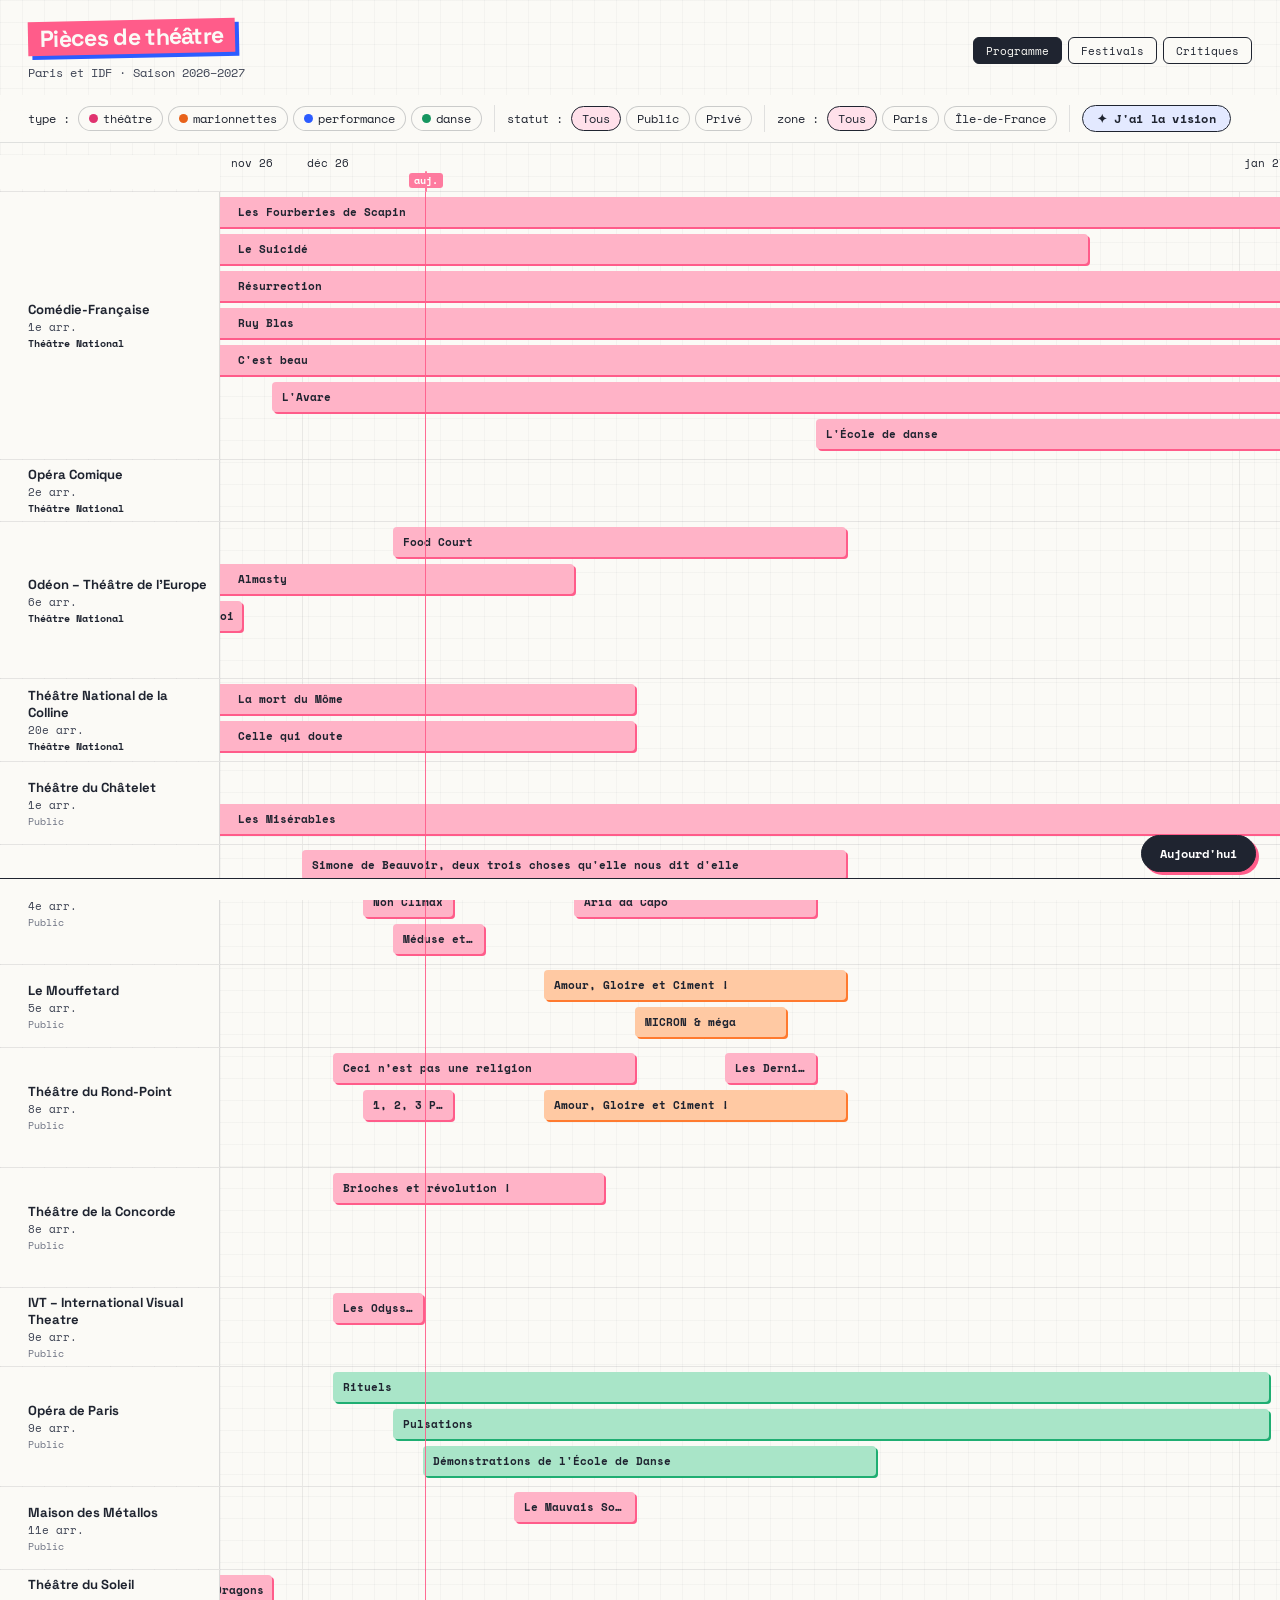
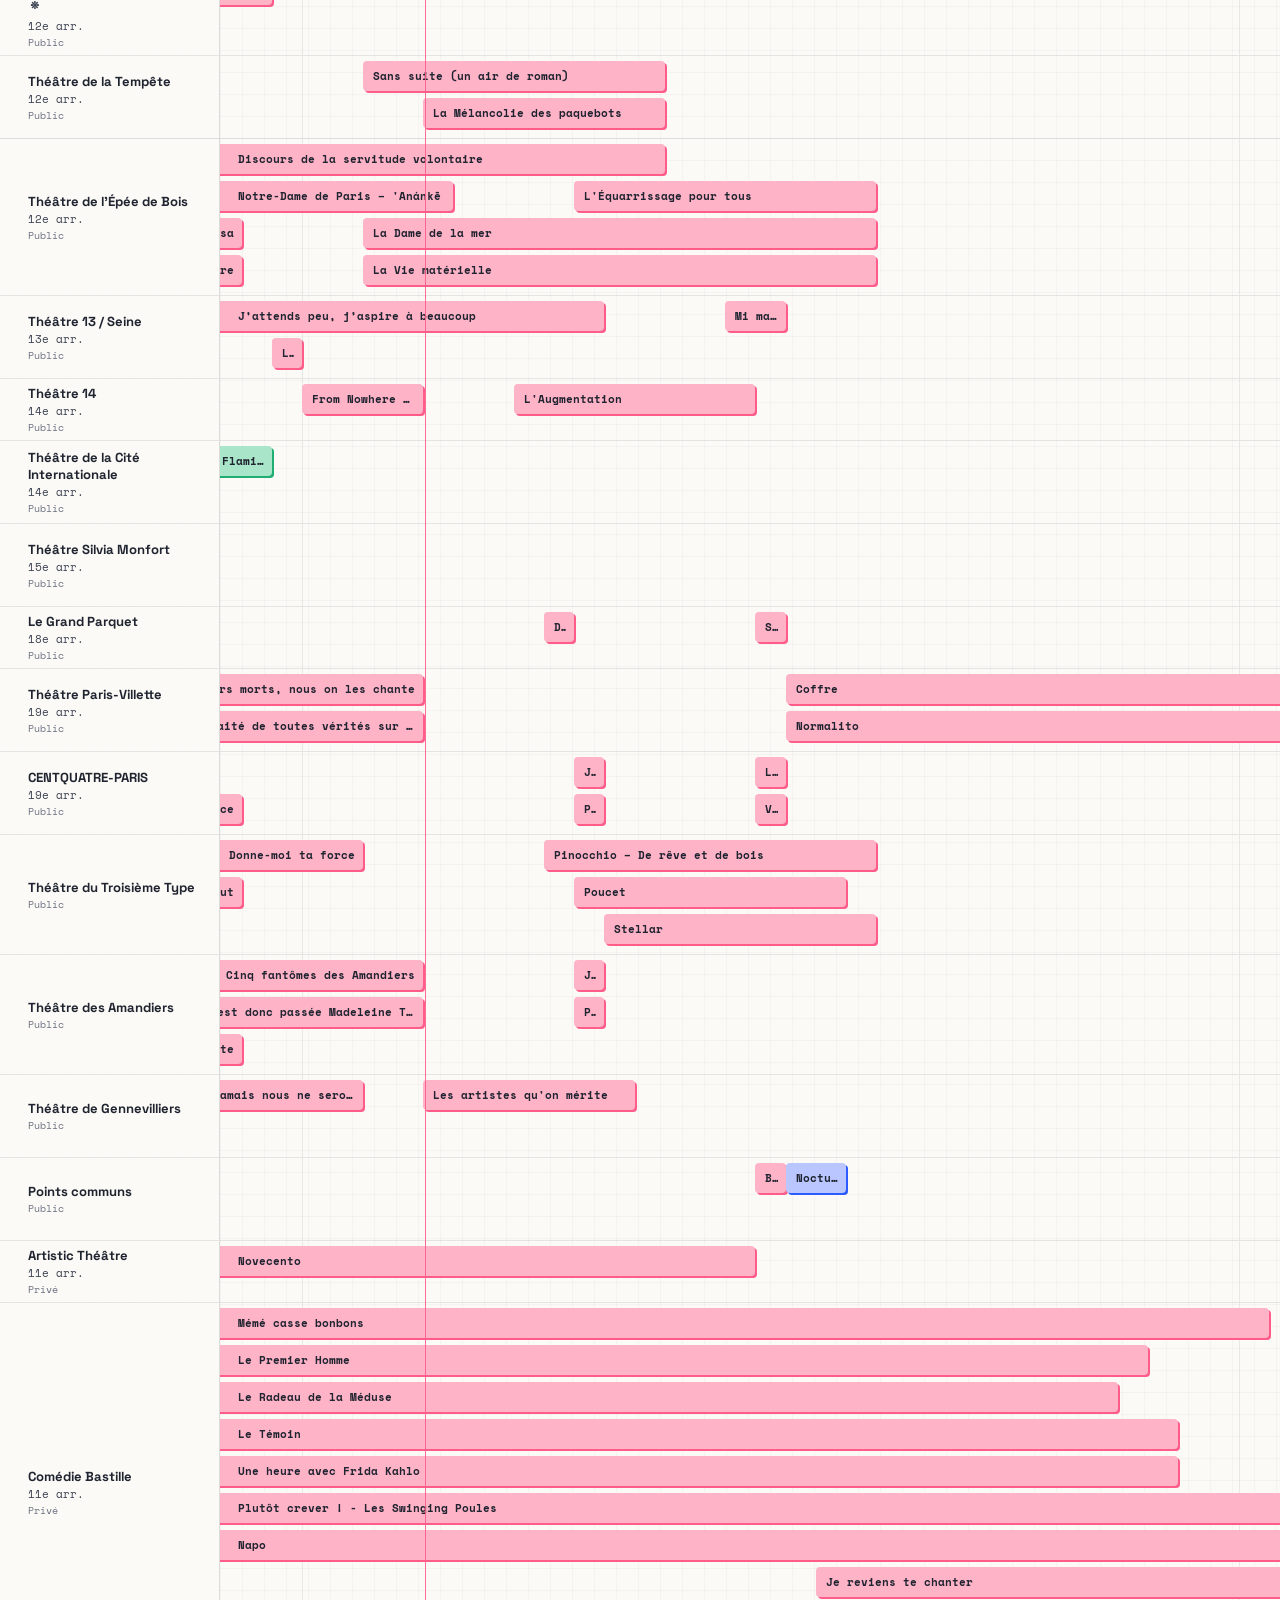
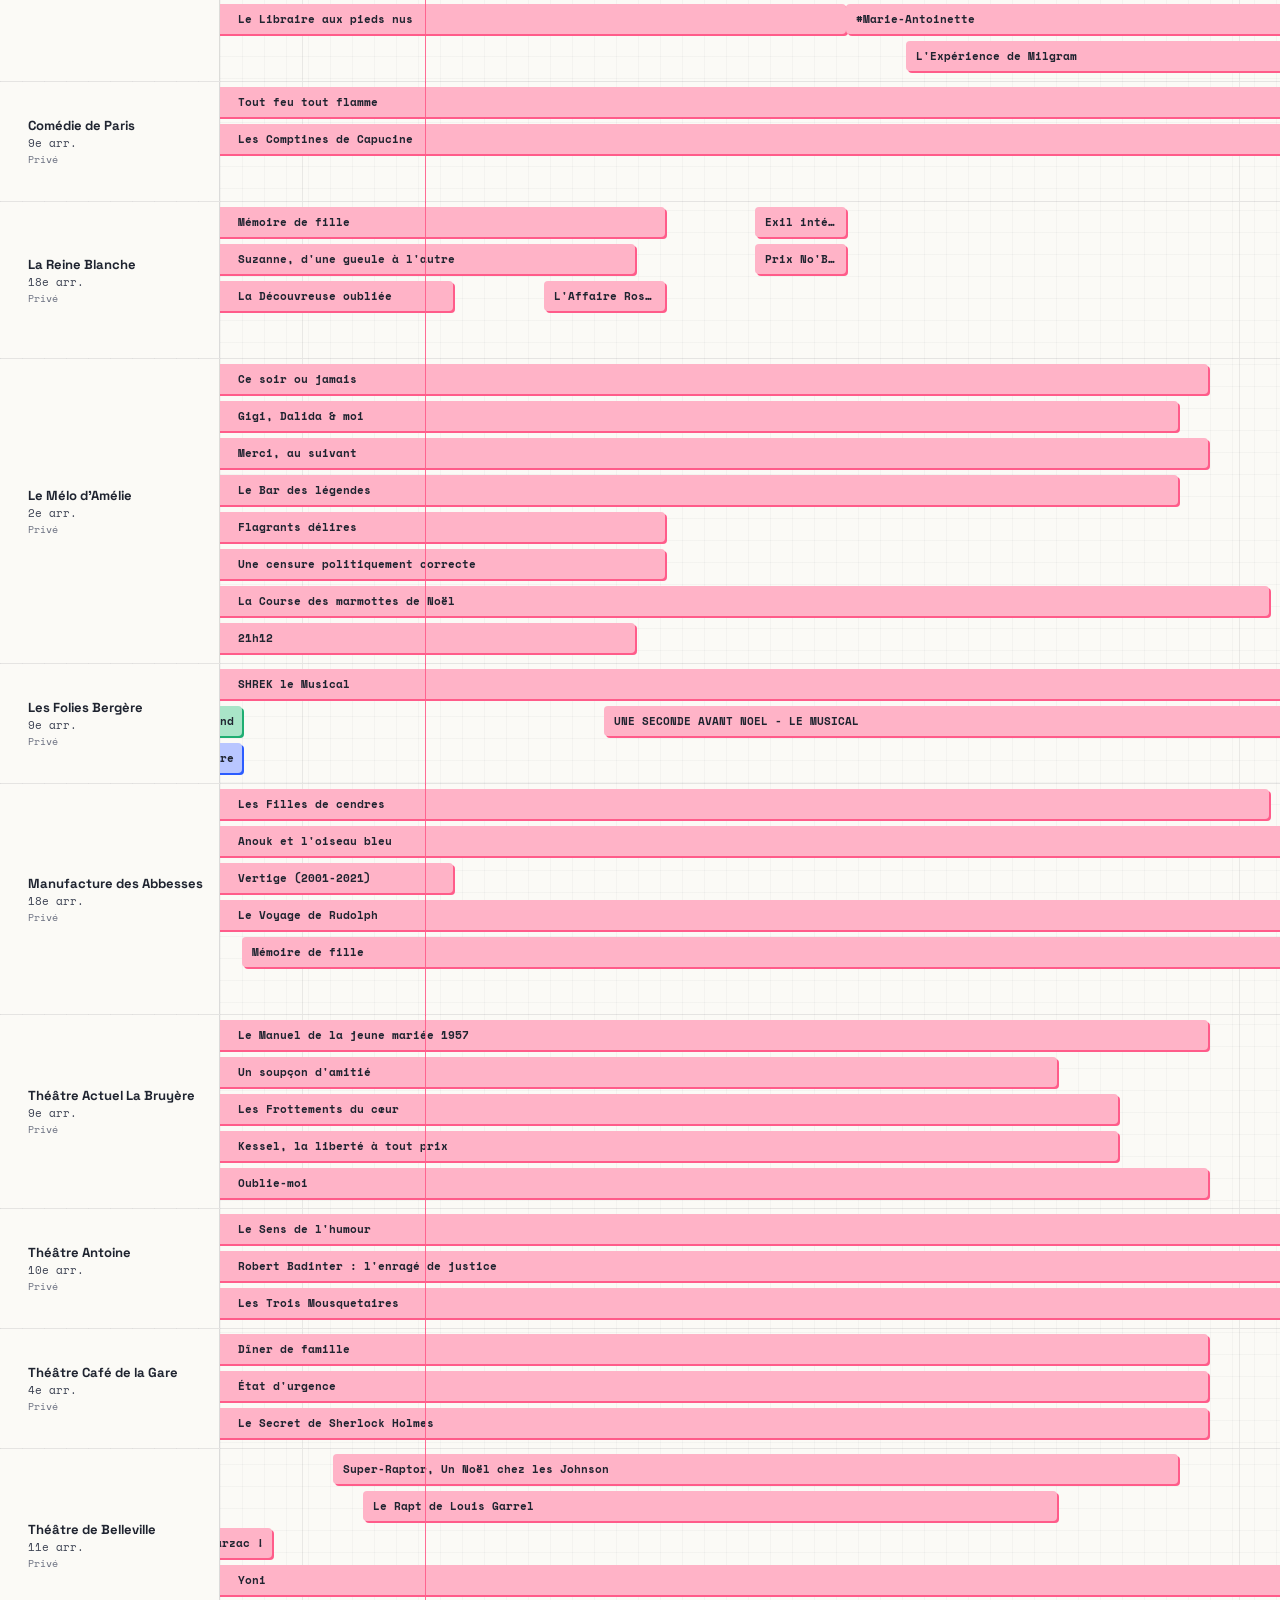
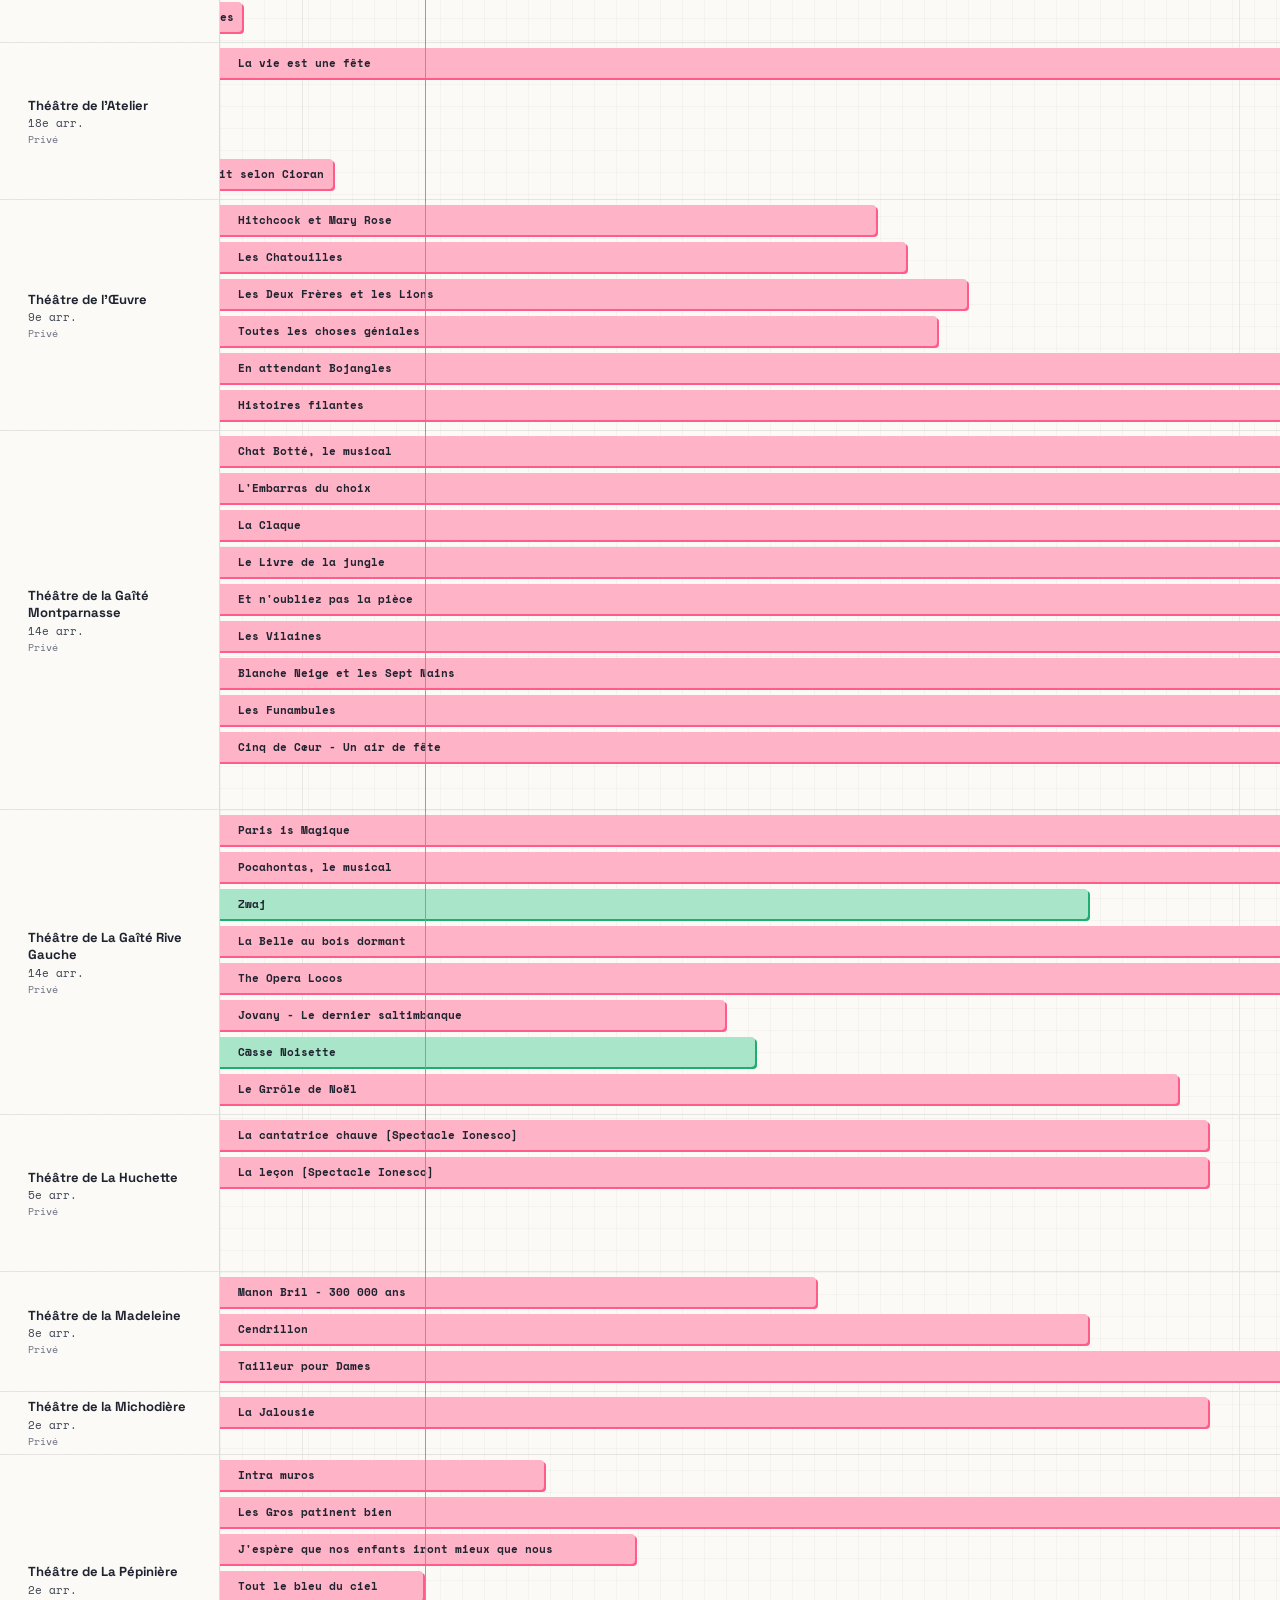
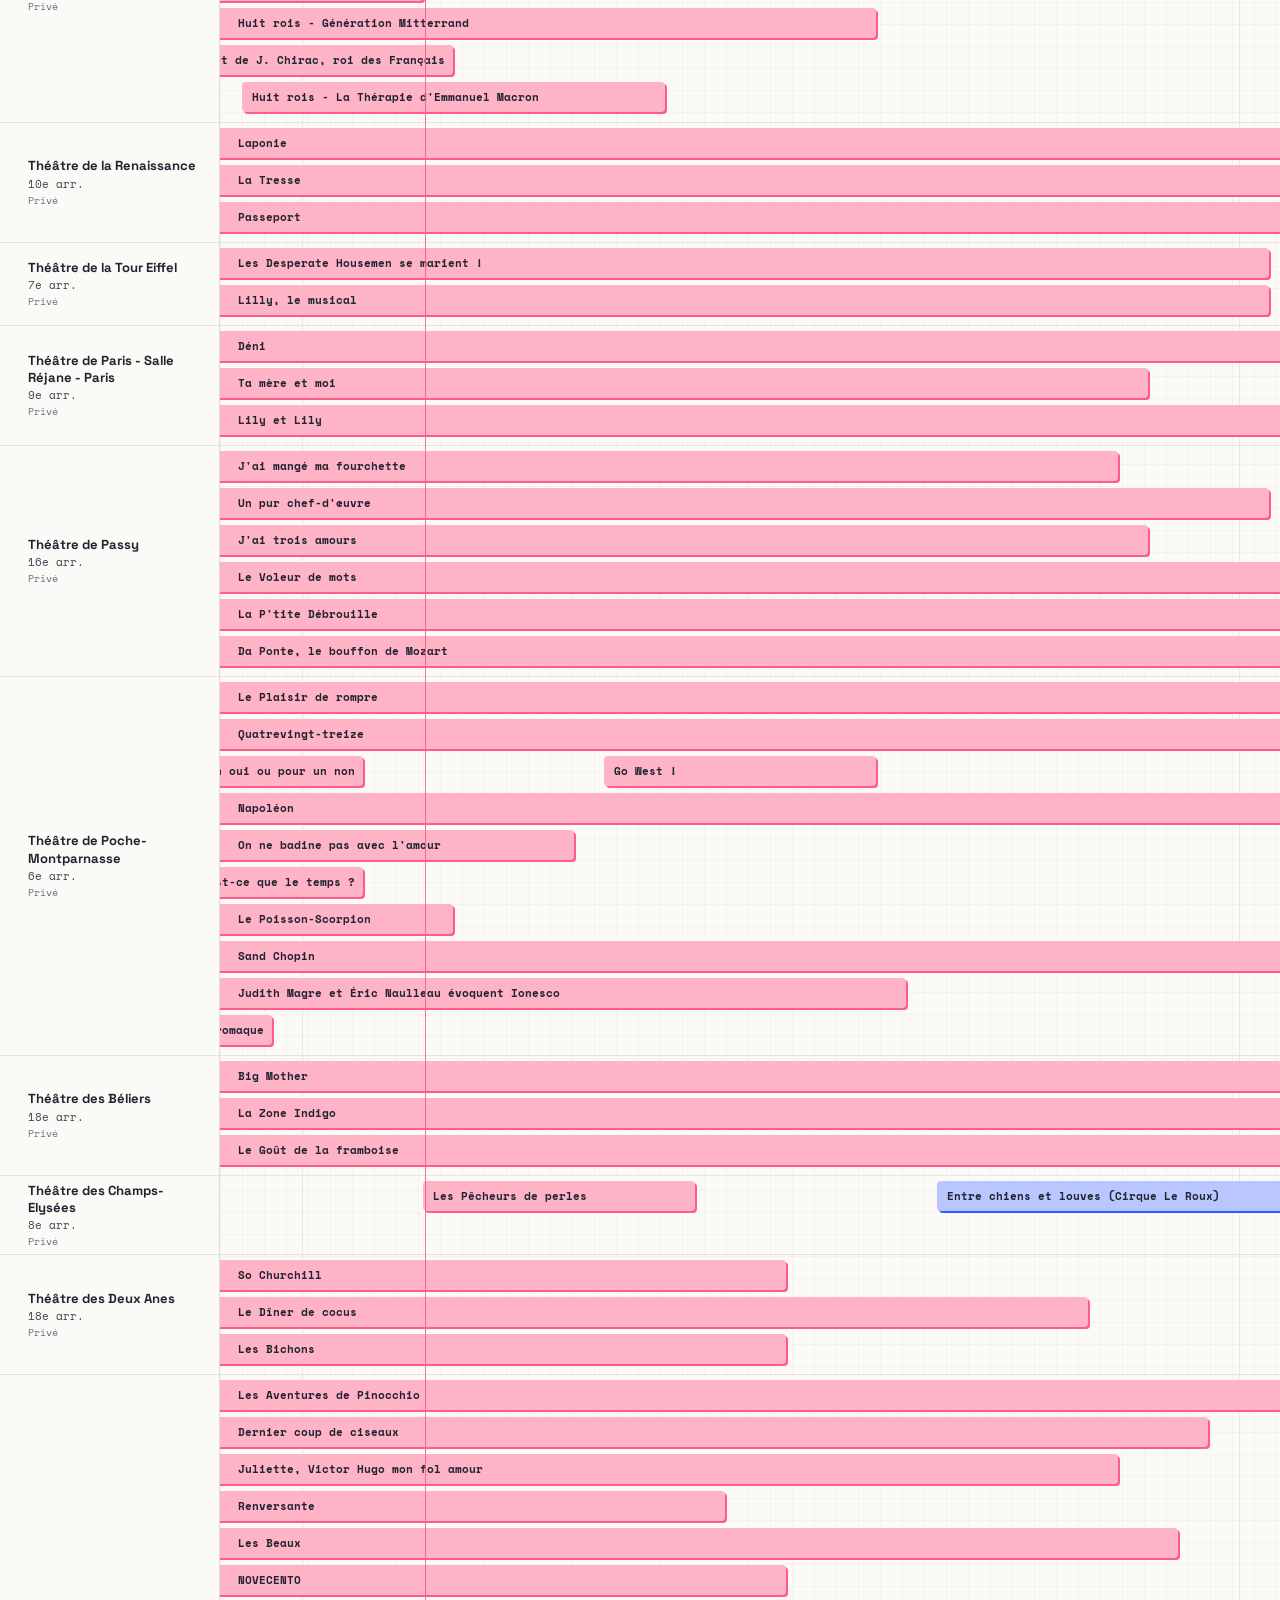
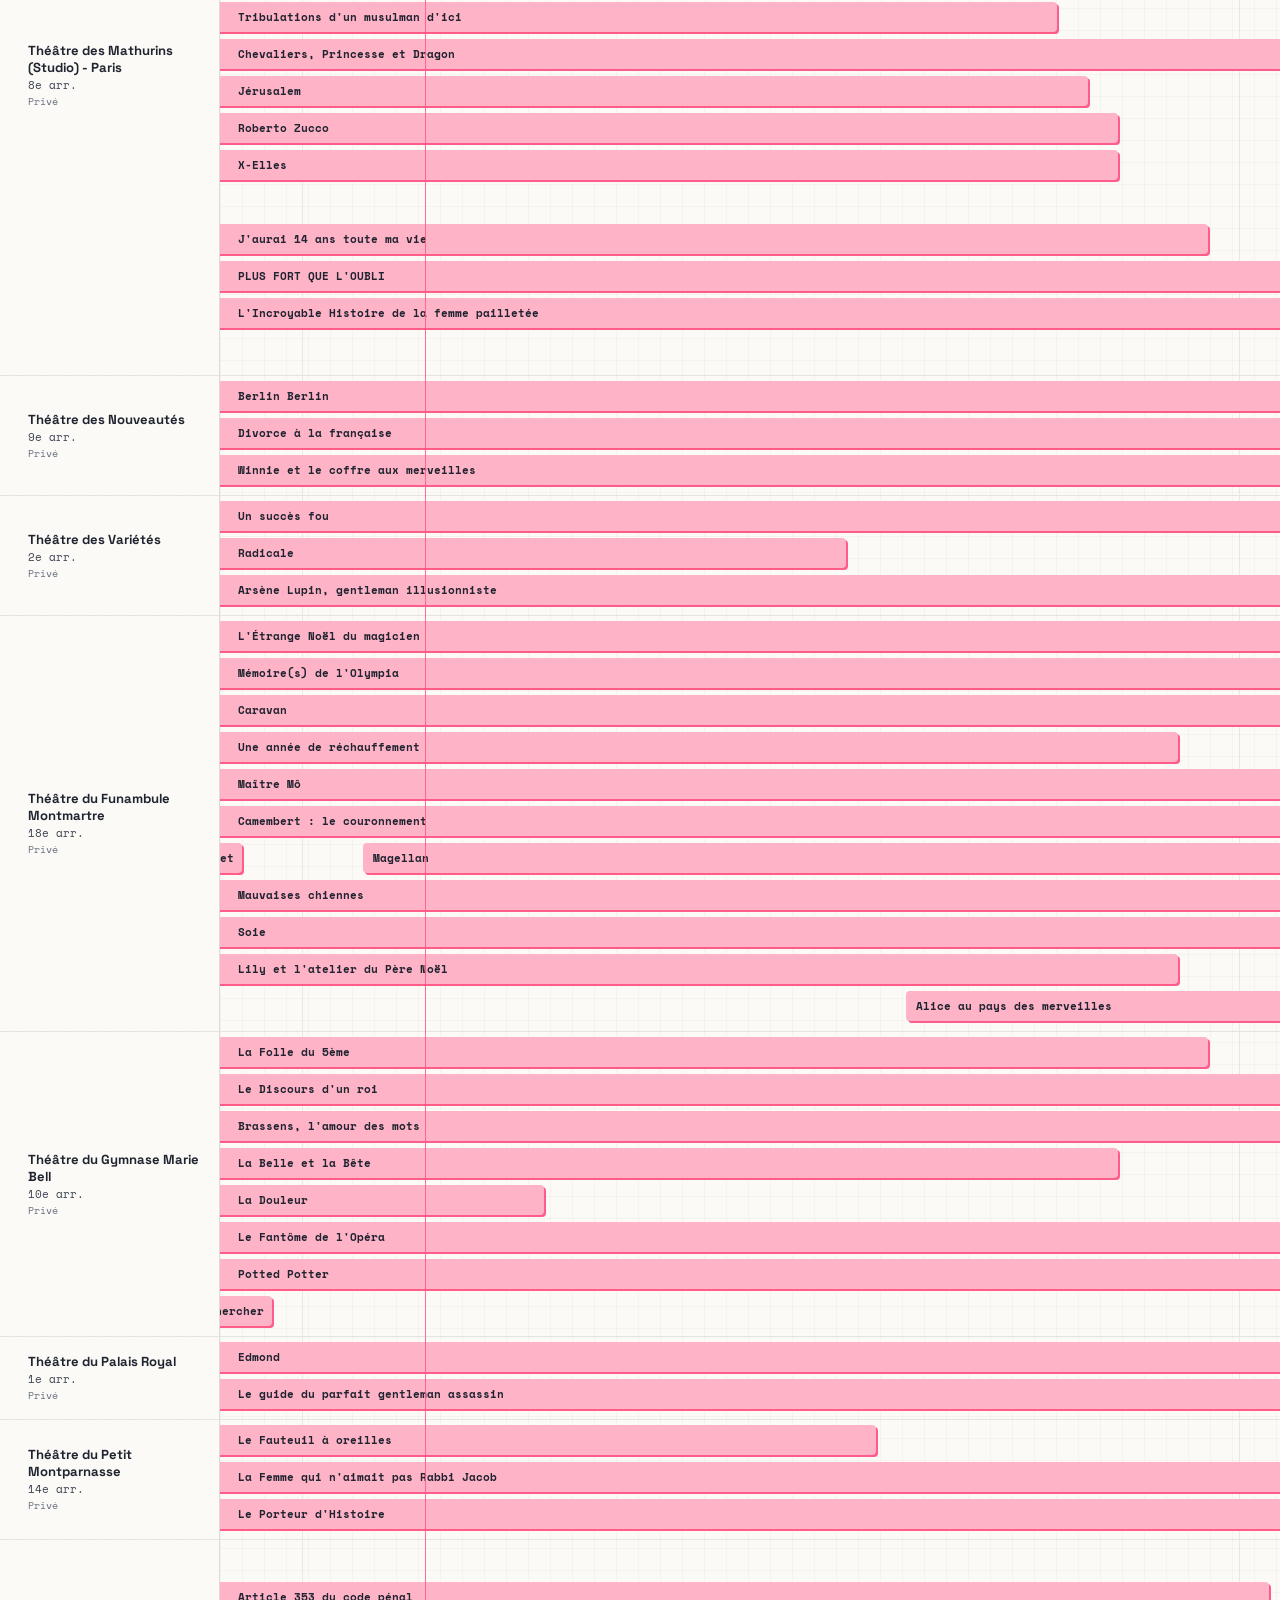
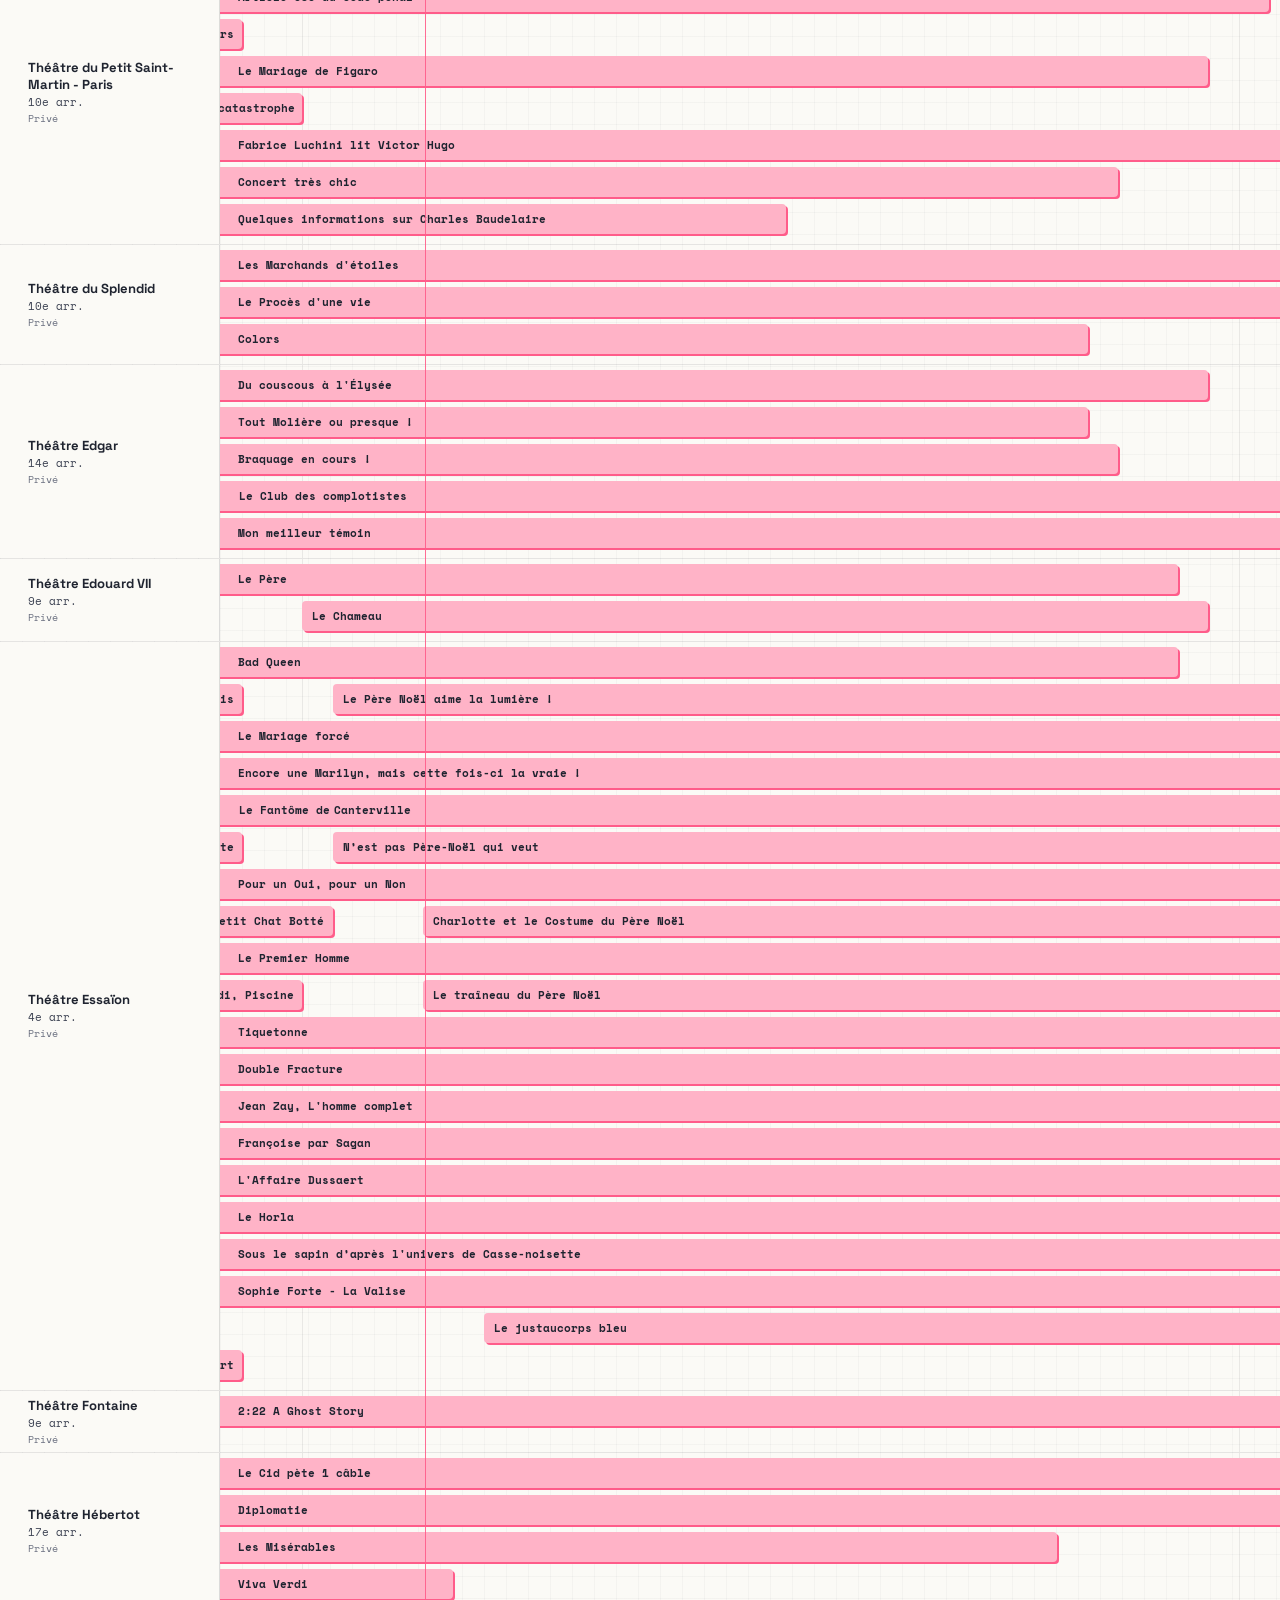
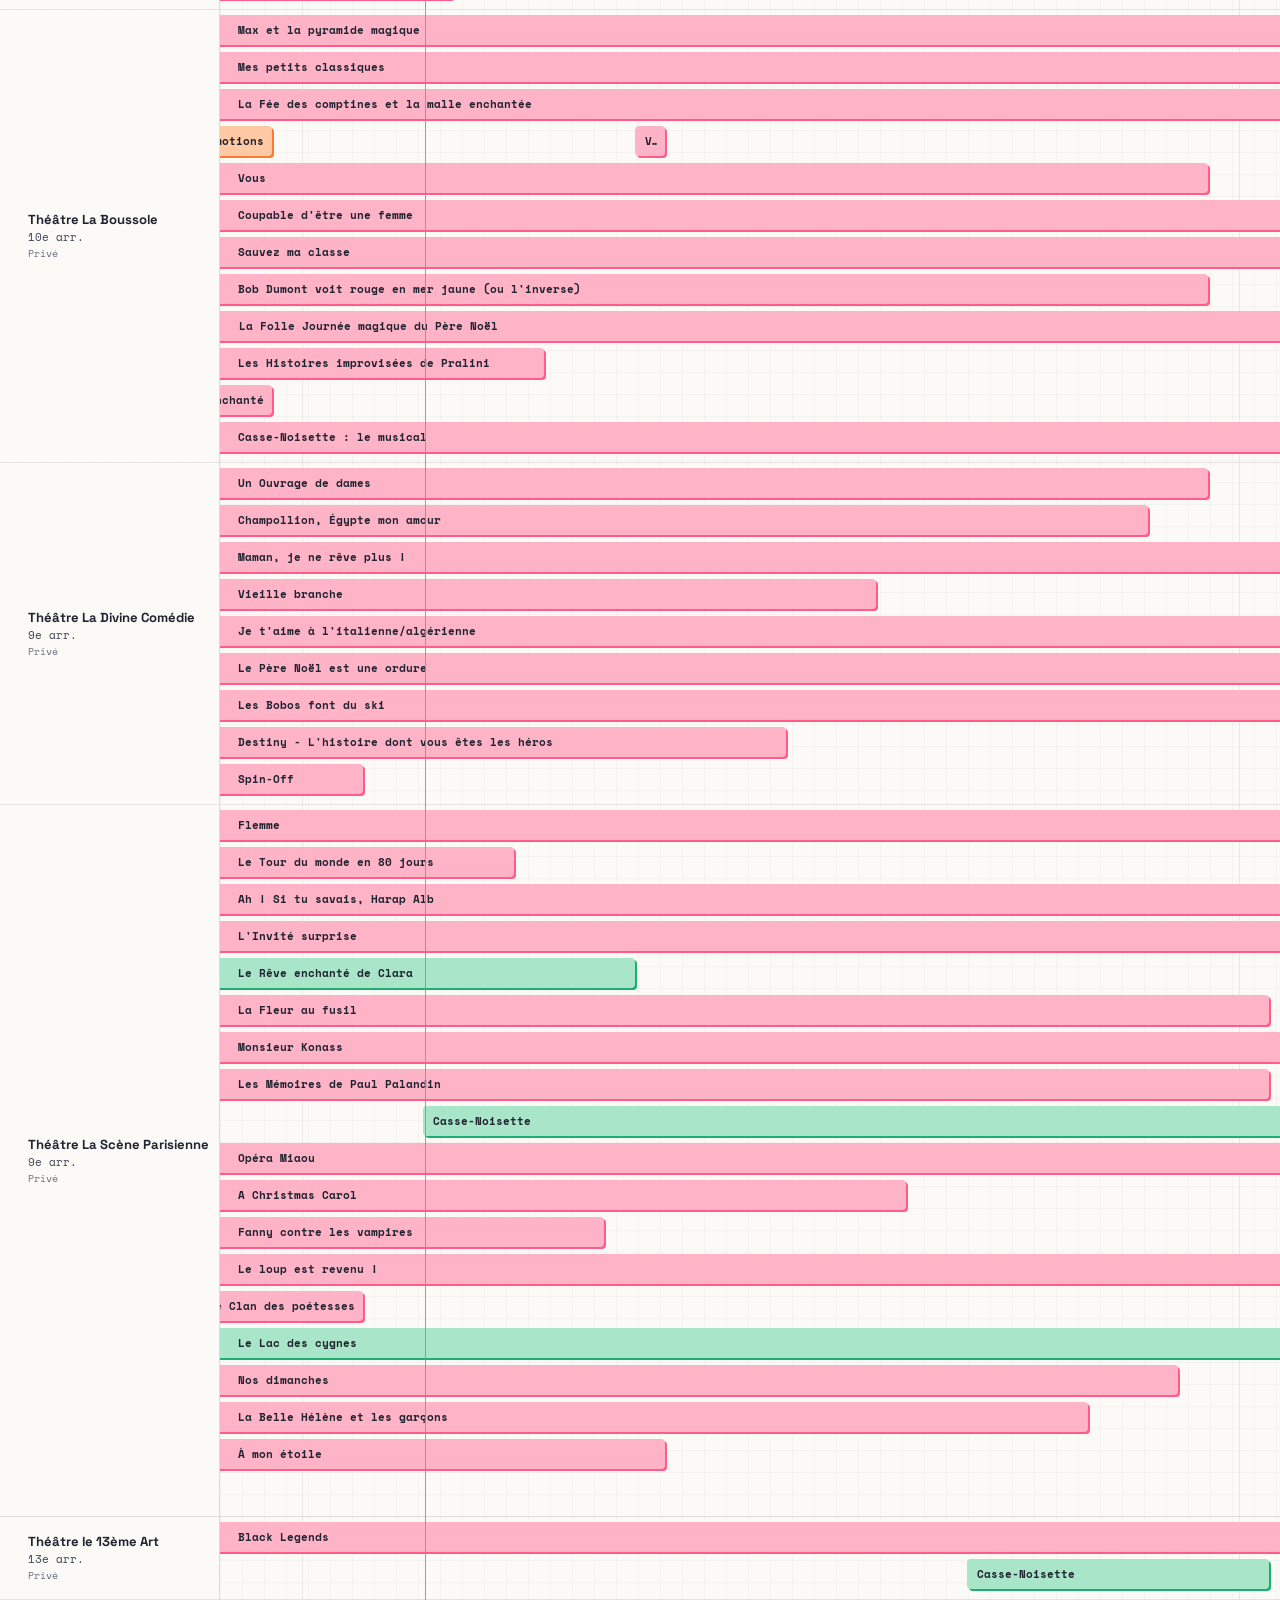
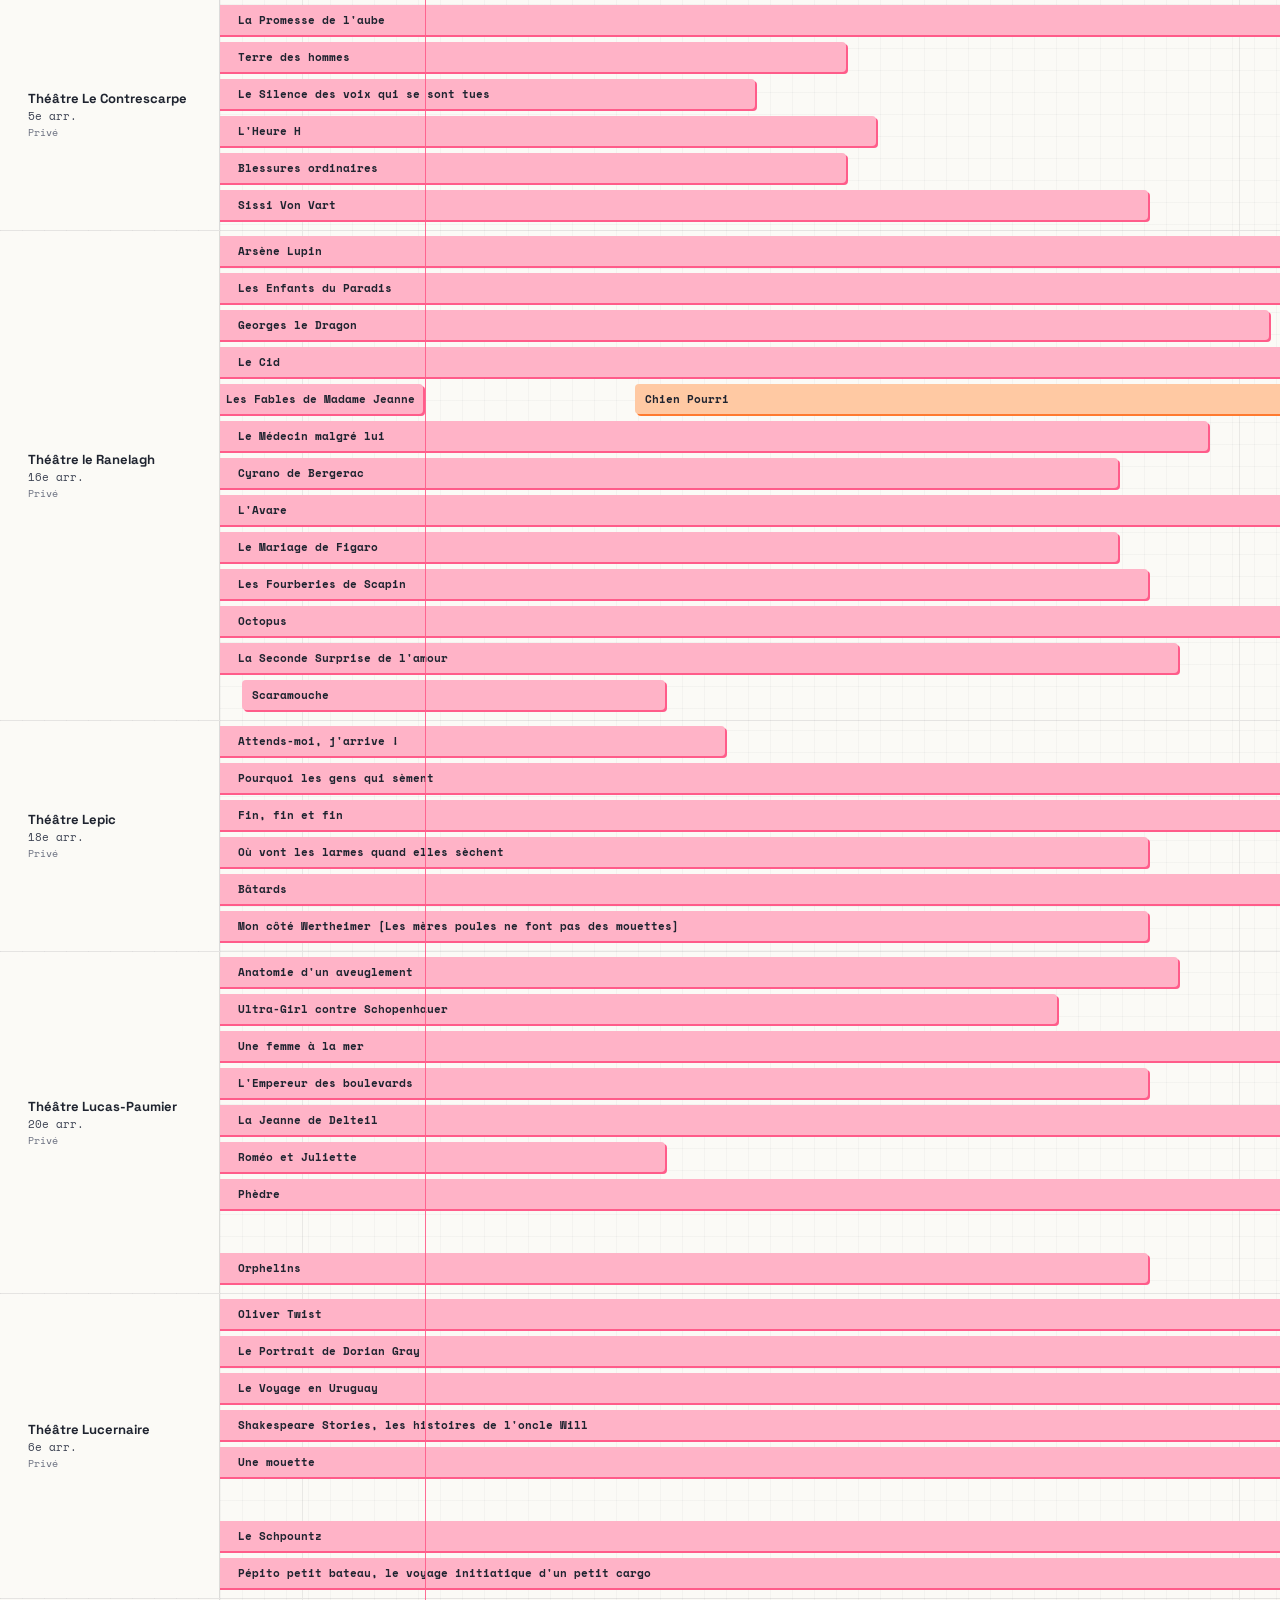
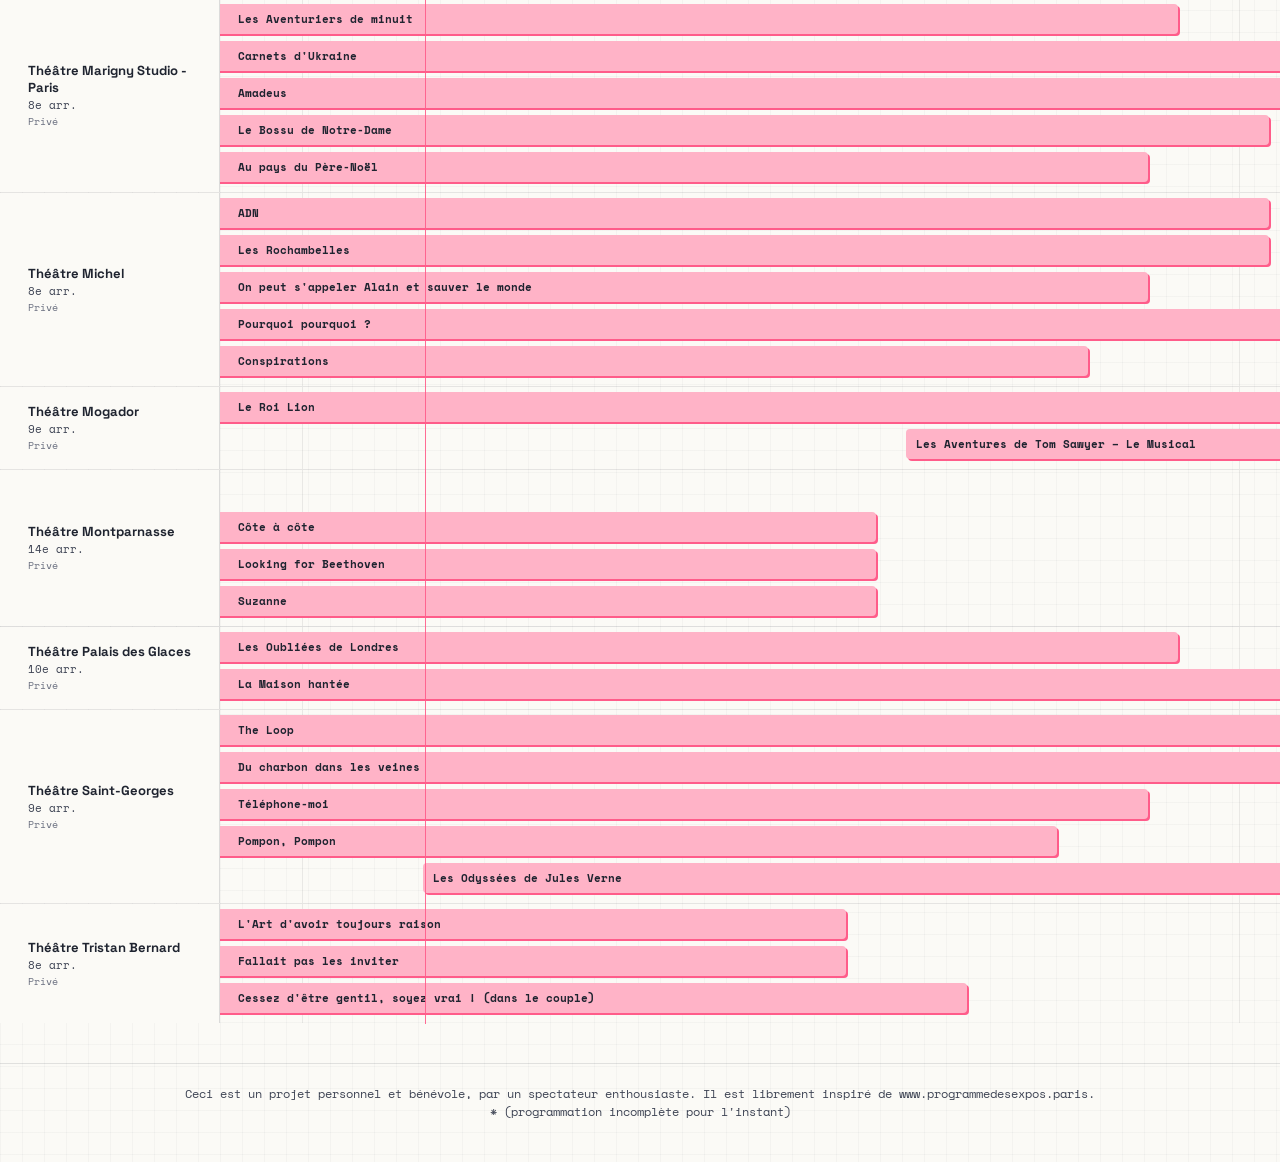
<file: index.html>
<!DOCTYPE html>
<html lang="fr">
<head>
  <meta charset="UTF-8">
  <meta name="viewport" content="width=device-width, initial-scale=1.0">
  <title>Programme des théâtres à Paris (et alentours)</title>
  <link rel="icon" href="data:image/svg+xml,<svg xmlns=%22http://www.w3.org/2000/svg%22 viewBox=%220 0 100 100%22><text y=%22.9em%22 font-size=%2290%22>🎭</text></svg>">
  <link rel="preconnect" href="https://fonts.googleapis.com">
  <link rel="preconnect" href="https://fonts.gstatic.com" crossorigin>
  <link href="https://fonts.googleapis.com/css2?family=Space+Grotesk:wght@500;700&family=Space+Mono:wght@400;700&display=swap" rel="stylesheet">
  <link rel="stylesheet" href="style.css">
</head>
<body>

  <header>
    <div class="header-inner">
      <div>
        <h1>Pièces de théâtre</h1>
        <p class="subtitle">Paris et IDF · Saison 2026–2027</p>
      </div>
      <nav class="tab-switcher">
        <a href="index.html" class="tab-opt active">Programme</a>
        <a href="festival.html" class="tab-opt">Festivals</a>
        <a href="critiques.html" class="tab-opt">Critiques</a>
      </nav>
    </div>
  </header>

  <div class="controls" id="controls">
    <div class="controls-topbar">
      <button class="filters-toggle" id="filtersToggle">Filtres ▾</button>
    </div>
    <div class="filter-groups" id="filterGroups">
      <div class="filter-group">
        <span class="filter-label">Type :</span>
        <div class="filters" id="typeFilters"></div>
      </div>
      <div class="control-sep"></div>
      <div class="filter-group">
        <span class="filter-label">Statut :</span>
        <div class="filters" id="statusFilters"></div>
      </div>
      <div class="control-sep"></div>
      <div class="filter-group">
        <span class="filter-label">Zone :</span>
        <div class="filters" id="regionFilters"></div>
      </div>
      <div class="control-sep"></div>
      <button class="vision-btn" id="editorsPickBtn">✦ J'ai la vision</button>
    </div><!-- /.filter-groups -->
  </div><!-- /.controls -->

  <div class="timeline-scroll-container" id="scrollContainer">
    <div class="timeline-wrapper" id="timeline"></div>
  </div>

  <div id="tooltip" class="tooltip"></div>

  <div class="scroll-mirror" id="scrollMirror">
    <div id="scrollMirrorInner"></div>
  </div>

  <footer>
    <p> Ceci est un projet personnel et bénévole, par un spectateur enthousiaste. Il est librement inspiré de www.programmedesexpos.paris.</p>
<p> * (programmation incomplète pour l'instant) </p>
  </footer>

  <button class="today-btn today-btn-fab">Aujourd'hui</button>

  <script src="data.js"></script>
  <script src="app.js"></script>
</body>
</html>
</file>
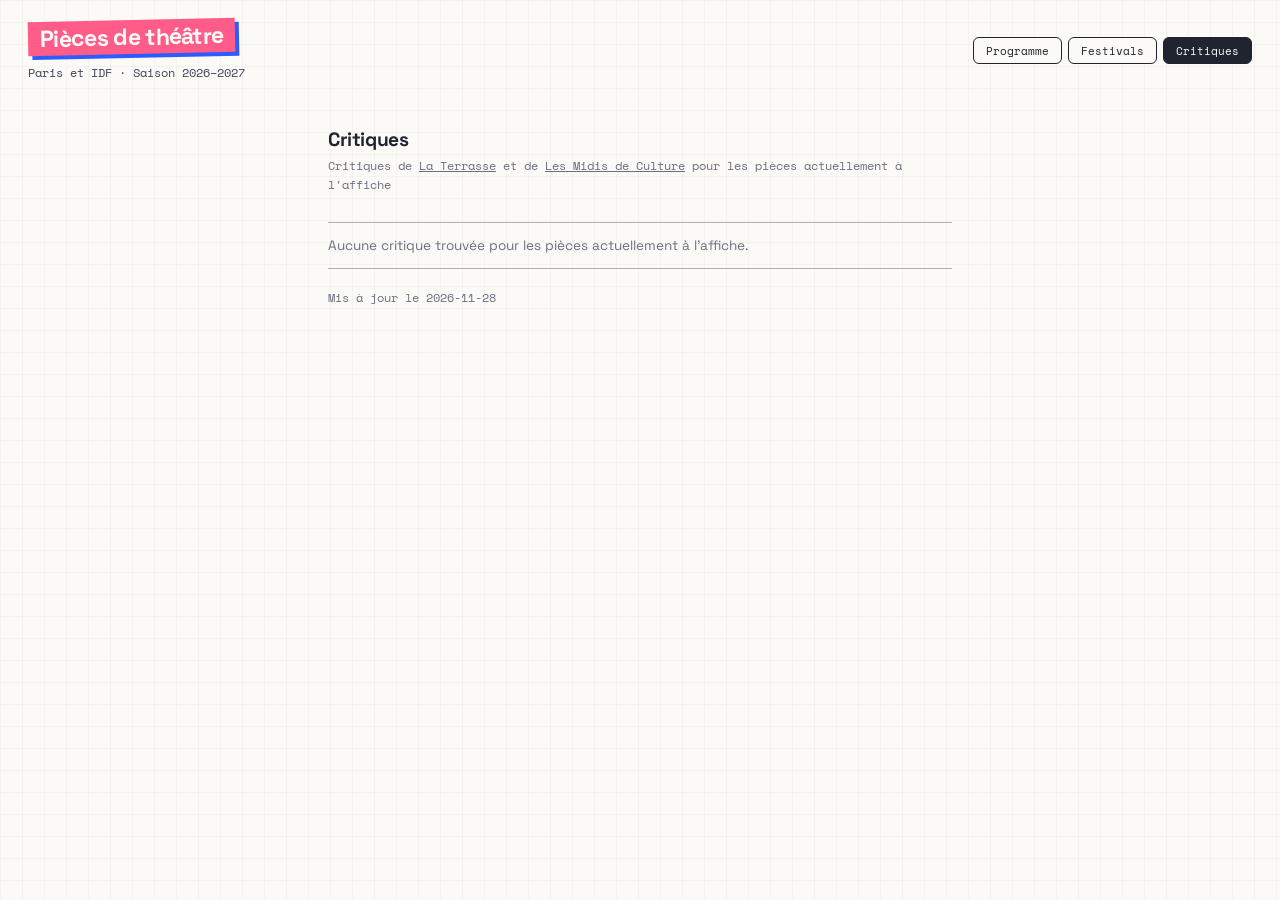
<file: critiques.html>
<!DOCTYPE html>
<html lang="fr">
<head>
  <meta charset="UTF-8">
  <meta name="viewport" content="width=device-width, initial-scale=1.0">
  <title>Critiques — Programme des théâtres</title>
  <link rel="icon" href="data:image/svg+xml,<svg xmlns=%22http://www.w3.org/2000/svg%22 viewBox=%220 0 100 100%22><text y=%22.9em%22 font-size=%2290%22>🎭</text></svg>">
  <link rel="preconnect" href="https://fonts.googleapis.com">
  <link rel="preconnect" href="https://fonts.gstatic.com" crossorigin>
  <link href="https://fonts.googleapis.com/css2?family=Space+Grotesk:wght@500;700&family=Space+Mono:wght@400;700&display=swap" rel="stylesheet">
  <link rel="stylesheet" href="style.css">
</head>
<body>

  <header>
    <div class="header-inner">
      <div>
        <h1>Pièces de théâtre</h1>
        <p class="subtitle">Paris et IDF · Saison 2026–2027</p>
      </div>
      <nav class="tab-switcher">
        <a href="index.html" class="tab-opt">Programme</a>
        <a href="festival.html" class="tab-opt">Festivals</a>
        <a href="critiques.html" class="tab-opt active">Critiques</a>
      </nav>
    </div>
  </header>

  <div class="page-content">
    <h2 class="page-title">Critiques</h2>
    <p class="page-subtitle">
      Critiques de <a href="https://www.journal-laterrasse.fr/theatre/type/critique/" target="_blank" rel="noopener" style="color:inherit;">La Terrasse</a>
      et de <a href="https://www.radiofrance.fr/franceculture/podcasts/les-midis-de-culture" target="_blank" rel="noopener" style="color:inherit;">Les Midis de Culture</a>
      pour les pièces actuellement à l'affiche
    </p>

    <ul class="critics-list" id="criticsList">
      <li style="color:var(--muted);font-size:.85rem;padding:14px 0;">Chargement…</li>
    </ul>

    <p class="critics-meta" id="criticsMeta"></p>
  </div>

  <script>
    function truncate(str, n) {
      return str.length > n ? str.slice(0, n).trimEnd() + "…" : str;
    }

    const SOURCE_LABELS = {
      terrasse:       "La Terrasse",
      france_culture: "Les Midis de Culture",
    };

    Promise.all([
      fetch("data/critics/laterrasse.json").then(r => r.json()),
      fetch("data/critics/france_culture.json").then(r => r.json()).catch(() => ({ matches: [] })),
    ])
      .then(([terrasse, fc]) => {
        const list = document.getElementById("criticsList");
        const meta = document.getElementById("criticsMeta");

        const all = [
          ...(terrasse.matches || []).map(m => ({ ...m, source: "terrasse" })),
          ...(fc.matches || []).map(m => ({ ...m, source: "france_culture" })),
        ].sort((a, b) => a.play_title.localeCompare(b.play_title, "fr"));

        if (all.length === 0) {
          list.innerHTML = '<li style="color:var(--muted);font-size:.85rem;padding:14px 0;">Aucune critique trouvée pour les pièces actuellement à l\'affiche.</li>';
        } else {
          list.innerHTML = all.map(m => `
            <li>
              <a class="critics-play-link" href="${m.article_url}" target="_blank" rel="noopener">${m.play_title}</a>
              <span class="critics-theatre">${m.theatre}${m.director ? " · " + m.director : ""}</span>
              <span class="critics-headline">${truncate(m.article_title, 110)}</span>
              <span class="critics-source">${SOURCE_LABELS[m.source] || m.source}</span>
            </li>`).join("");
        }

        const dates = [terrasse.updated, fc.updated].filter(Boolean).sort();
        meta.textContent = dates.length ? `Mis à jour le ${dates[dates.length - 1]}` : "";
      })
      .catch(() => {
        document.getElementById("criticsList").innerHTML =
          '<li style="color:var(--muted);font-size:.85rem;padding:14px 0;">Impossible de charger les critiques.</li>';
      });
  </script>

</body>
</html>
</file>
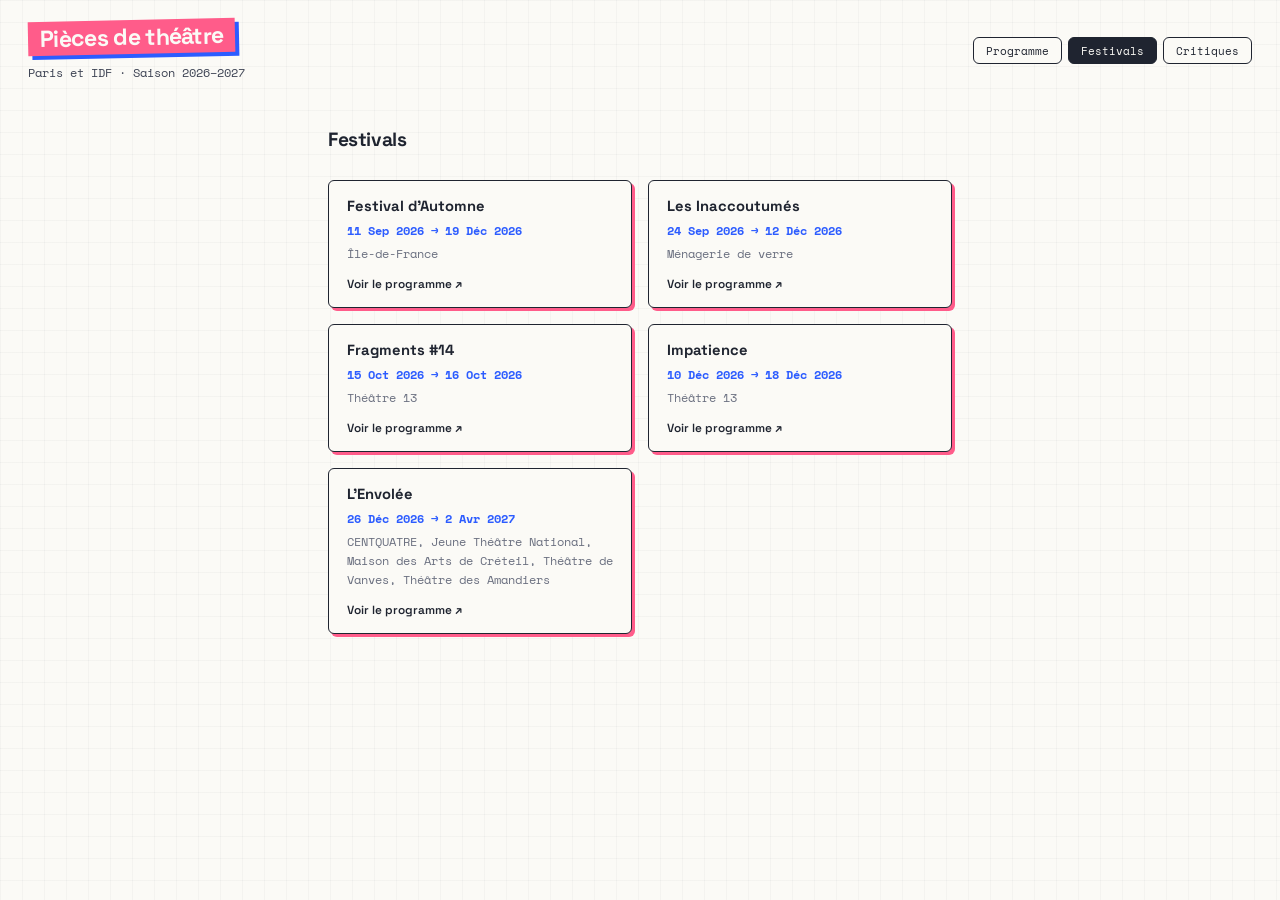
<file: festival.html>
<!DOCTYPE html>
<html lang="fr">
<head>
  <meta charset="UTF-8">
  <meta name="viewport" content="width=device-width, initial-scale=1.0">
  <title>Festivals — Programme des théâtres</title>
  <link rel="icon" href="data:image/svg+xml,<svg xmlns=%22http://www.w3.org/2000/svg%22 viewBox=%220 0 100 100%22><text y=%22.9em%22 font-size=%2290%22>🎭</text></svg>">
  <link rel="preconnect" href="https://fonts.googleapis.com">
  <link rel="preconnect" href="https://fonts.gstatic.com" crossorigin>
  <link href="https://fonts.googleapis.com/css2?family=Space+Grotesk:wght@500;700&family=Space+Mono:wght@400;700&display=swap" rel="stylesheet">
  <link rel="stylesheet" href="style.css">
</head>
<body>

  <header>
    <div class="header-inner">
      <div>
        <h1>Pièces de théâtre</h1>
        <p class="subtitle">Paris et IDF · Saison 2026–2027</p>
      </div>
      <nav class="tab-switcher">
        <a href="index.html" class="tab-opt">Programme</a>
        <a href="festival.html" class="tab-opt active">Festivals</a>
        <a href="critiques.html" class="tab-opt">Critiques</a>
      </nav>
    </div>
  </header>

  <div class="page-content">
    <h2 class="page-title">Festivals</h2>
    <p class="page-subtitle"></p>

    <div class="festival-grid" id="festivalGrid">
      <p style="color:var(--muted);font-size:.85rem;">Chargement…</p>
    </div>
  </div>

  <script>
    const MONTHS_FR = ["Jan","Fév","Mar","Avr","Mai","Juin","Juil","Août","Sep","Oct","Nov","Déc"];

    function parseToISO(str) {
      str = str.trim();
      if (/^\d{2}\/\d{2}\/\d{4}$/.test(str)) {
        const [d, m, y] = str.split("/");
        return `${y}-${m}-${d}`;
      }
      return str;
    }

    function fmt(dateStr) {
      const d = new Date(dateStr);
      return `${d.getDate()} ${MONTHS_FR[d.getMonth()]} ${d.getFullYear()}`;
    }

    function parseCSV(text) {
      text = text.replace(/^﻿/, "");
      const [header, ...lines] = text.trim().split("\n");
      const keys = header.split(";").map(s => s.trim());
      return lines
        .filter(l => l.trim())
        .map(l => Object.fromEntries(l.split(";").map((v, i) => [keys[i], v.trim()])));
    }

    fetch("data/festivals-2026-2027.csv")
      .then(r => r.text())
      .then(text => {
        const grid = document.getElementById("festivalGrid");
        const festivals = parseCSV(text)
          .map(row => ({
            name:          row.name,
            url:           row.url,
            programmeUrl:  row.programme_url || row.url,
            startDate:     parseToISO(row.start_date),
            endDate:       parseToISO(row.end_date),
            location:      row.location || "",
          }))
          .sort((a, b) => new Date(a.startDate) - new Date(b.startDate));

        if (festivals.length === 0) {
          grid.innerHTML = '<p style="color:var(--muted);font-size:.85rem;">Aucun festival à venir pour le moment.</p>';
          return;
        }

        grid.innerHTML = festivals.map(f => `
          <div class="festival-card">
            <a class="festival-name" href="${f.url}" target="_blank" rel="noopener">${f.name}</a>
            <div class="festival-dates">${fmt(f.startDate)} → ${fmt(f.endDate)}</div>
            ${f.location ? `<div class="festival-location">${f.location}</div>` : ""}
            <a class="festival-link" href="${f.programmeUrl}" target="_blank" rel="noopener">Voir le programme ↗</a>
          </div>`).join("");
      })
      .catch(() => {
        document.getElementById("festivalGrid").innerHTML =
          '<p style="color:var(--muted);font-size:.85rem;">Impossible de charger les festivals.</p>';
      });
  </script>

</body>
</html>
</file>
<file: style.css>
*, *::before, *::after { box-sizing: border-box; margin: 0; padding: 0; }

:root {
  --name-w: 220px;
  --radius: 4px;
  --font: 'Space Grotesk', -apple-system, BlinkMacSystemFont, 'Segoe UI', Roboto, sans-serif;
  --mono: 'Space Mono', ui-monospace, 'Courier New', monospace;

  /* "Carnet" theme: risograph notebook. --ink is the line/text colour. */
  --ink:                  #1f2430;
  --riso-pink:            #ff5c8a;
  --riso-blue:            #2c5cff;
  --header-bg:            var(--ink);
  --header-bg-hover:      #333a4a;
  --bg:                   #fbfaf6;
  --row-bg:               #fbfaf6;
  --row-alt:              #f6f4ee;
  --border:               var(--ink);
  --month-line:           rgba(31,36,48,.18);
  --today-col:            var(--riso-pink);
  --muted:                #6b7080;
  --text:                 var(--ink);
  --text-2:               #3e4454;
  --play-bg:              #ffb3c7;
  --play-shadow:          var(--riso-pink);
  --filter-btn-bg:        #fbfaf6;
  --filter-btn-color:     var(--ink);
  --filter-active-bg:     #fbfaf6;
  --link-hover:           var(--riso-blue);
  --scrollbar-track:      #f0eee6;
  --scrollbar-thumb:      var(--ink);
  --scrollbar-hover:      #3e4454;

  --badge-national-bg:    var(--ink);
  --badge-national-color: #fbfaf6;
  --badge-national-border:var(--ink);
  --badge-public-bg:      transparent;
  --badge-public-color:   var(--ink);
  --badge-public-border:  var(--ink);
  --badge-prive-bg:       transparent;
  --badge-prive-color:    var(--ink);
  --badge-prive-border:   var(--ink);
}


body { font-family: var(--font); background: var(--bg); color: var(--text); min-height: 100vh; }

/* Header */
header {
  background: var(--header-bg);
  color: #fff;
  padding: 12px 28px;
}
.header-inner { display: flex; align-items: center; justify-content: space-between; gap: 12px; }
.header-inner > div:first-child { min-width: 0; }
header h1 { font-size: 1.45rem; font-weight: 700; letter-spacing: -.02em; }
header .subtitle { font-size: .8rem; opacity: .55; margin-top: 3px; }
.today-btn {
  background: var(--header-bg); color: #fff;
  border: none; padding: 5px 14px; border-radius: 20px; font-size: .74rem;
  font-weight: 600; cursor: pointer; white-space: nowrap; transition: background .15s;
}
.today-btn:hover { background: var(--header-bg-hover); }

.today-btn-fab {
  position: fixed; bottom: 28px; right: 24px; z-index: 500;
  box-shadow: 0 4px 16px rgba(0,0,0,.25);
  padding: 8px 18px; font-size: .78rem;
}

/* Controls */
.controls {
  display: flex; align-items: center; flex-wrap: wrap; gap: 8px;
  padding: 10px 28px; background: var(--row-bg); border-bottom: 1px solid var(--border);
  position: sticky; top: 0; z-index: 200;
  box-shadow: 0 2px 8px rgba(0,0,0,.06);
}
.filter-label { font-size: .72rem; font-weight: 700; text-transform: uppercase; letter-spacing: .07em; color: var(--muted); white-space: nowrap; }
.filter-group { display: flex; align-items: center; gap: 8px; }
.filters { display: flex; flex-wrap: wrap; gap: 5px; }
.filter-btn {
  display: flex; align-items: center; gap: 5px;
  padding: 3px 10px; border-radius: 20px;
  border: 1.5px solid transparent;
  font-size: .74rem; font-weight: 500; cursor: pointer;
  background: var(--filter-btn-bg); color: var(--filter-btn-color); transition: all .12s;
}
.filter-btn .dot { width: 7px; height: 7px; border-radius: 50%; flex-shrink: 0; }
.filter-btn.active { background: var(--filter-active-bg); border-color: var(--type-color, #999); color: var(--type-color, var(--text)); }
.filter-btn:hover { opacity: .8; }
.control-sep { width: 1px; background: var(--border); align-self: stretch; margin: 0 4px; }

.controls-topbar { display: contents; }
.filter-groups { display: contents; }

.filters-toggle {
  display: none; align-items: center; gap: 5px;
  padding: 4px 12px; border-radius: 20px;
  border: 1.5px solid var(--border);
  font-size: .74rem; font-weight: 600; cursor: pointer;
  background: var(--filter-btn-bg); color: var(--filter-btn-color); transition: all .12s;
}
.filters-toggle:hover { background: var(--filter-active-bg); }

.vision-btn { position: relative; }
.vision-btn::after {
  content: "Je vais voir ces pièces à coup sûr !";
  position: absolute; top: calc(100% + 8px); left: 50%;
  transform: translateX(-50%);
  background: var(--header-bg); color: #fff;
  font-size: .7rem; font-weight: 500; white-space: nowrap;
  padding: 5px 10px; border-radius: 6px;
  pointer-events: none;
  opacity: 0; transition: opacity .15s;
}
.vision-btn:hover::after { opacity: 1; }

.vision-btn {
  display: flex; align-items: center; gap: 6px;
  padding: 4px 14px; border-radius: 20px;
  border: 1.5px solid #c8a800;
  font-size: .74rem; font-weight: 700; cursor: pointer; letter-spacing: .02em;
  background: #fffbe6; color: #8a6f00; transition: all .15s;
  white-space: nowrap;
}
.vision-btn:hover { background: #fff3b0; }
.vision-btn.active {
  background: #f5c800; color: #3a2e00;
  border-color: #c8a800;
  box-shadow: 0 0 0 3px rgba(245,200,0,.25);
}

/* Scroll container */
.timeline-scroll-container {
  overflow-x: scroll; padding-bottom: 24px;
  scrollbar-width: none;
  overscroll-behavior-x: contain;
}
.timeline-scroll-container::-webkit-scrollbar { display: none; }
.timeline-wrapper { min-width: 860px; padding: 12px 28px 0 0; }

/* Month header */
.months-row { display: grid; grid-template-columns: var(--name-w) 1fr; margin-bottom: 2px; }
.months-row > div:first-child {
  position: sticky; left: 0; z-index: 6;
  background: var(--bg);
}
.months-track { position: relative; height: 34px; margin-left: 0; }
.month-label {
  position: absolute; top: 0; height: 100%;
  font-size: .68rem; font-weight: 700; color: var(--muted);
  text-transform: uppercase; letter-spacing: .06em;
  white-space: nowrap; user-select: none;
}
.month-label span {
  position: sticky; left: calc(var(--name-w) + 6px);
  display: inline-block; padding-left: 5px;
}

/* Today marker in months header */
.months-today {
  position: absolute; top: 16px; bottom: -3px; /* -3px bridges the gap to the first row */
  width: 2px; background: var(--today-col); opacity: .8;
  border-radius: 1px;
}
.months-today::after {
  content: 'auj.';
  position: absolute; top: 2px; left: 50%;
  transform: translateX(-50%);
  font-size: .62rem; font-weight: 700;
  color: var(--today-col); white-space: nowrap;
  background: var(--bg);
  padding: 0 2px;
  z-index: 1;
}

/* Theatre row */
.theatre-row {
  display: grid; grid-template-columns: var(--name-w) 1fr;
  border-bottom: 1px solid var(--border);
}
.theatre-row:nth-child(odd)  { background: var(--row-bg); }
.theatre-row:nth-child(even) { background: var(--row-alt); }

.theatre-name {
  padding: 6px 10px 6px 28px;
  display: flex; flex-direction: column; justify-content: center;
  border-right: 2px solid var(--border);
  position: sticky; left: 0; z-index: 5;
  background: var(--row-bg);
}
.theatre-row:nth-child(even) .theatre-name { background: var(--row-alt); }
.theatre-name::after {
  content: ''; position: absolute; right: -6px; top: 0; bottom: 0;
  width: 6px; background: linear-gradient(to right, rgba(0,0,0,.05), transparent);
  pointer-events: none;
}
.theatre-name a {
  color: var(--header-bg); text-decoration: none;
  font-weight: 600; font-size: .82rem; line-height: 1.3;
}
.theatre-name a:hover { color: var(--link-hover); text-decoration: underline; }
.theatre-name .incomplete-marker { color: var(--muted); font-weight: 700; margin-left: 2px; }
.theatre-name .arr { font-size: .68rem; color: var(--muted); margin-top: 1px; }
.status-badge {
  display: inline-block; align-self: flex-start; margin-top: 3px;
  padding: 1px 6px; border-radius: 10px;
  font-size: .62rem; font-weight: 700;
  white-space: nowrap;
}
.badge-national {
  background: var(--badge-national-bg);
  color: var(--badge-national-color);
  border: 1px solid var(--badge-national-border);
}
.badge-public {
  background: var(--badge-public-bg);
  color: var(--badge-public-color);
  border: 1px solid var(--badge-public-border);
}
.badge-prive {
  background: var(--badge-prive-bg);
  color: var(--badge-prive-color);
  border: 1px solid var(--badge-prive-border);
}

/* Track */
.theatre-track { position: relative; isolation: isolate; }

.month-line {
  position: absolute; top: 0; bottom: 0;
  width: 1px; background: var(--month-line); pointer-events: none;
}
.today-line {
  position: absolute; top: 0; bottom: -1.5px; /* cover the row border */
  width: 2px; background: var(--today-col); opacity: .9;
  pointer-events: none; z-index: 4;
}

/* Play block */
.play-block {
  position: absolute;
  border-radius: var(--radius);
  background: var(--play-bg);
  cursor: pointer; overflow: hidden;
  overflow: clip; /* clip (not hidden) so the sticky title below follows the timeline scroll */
  transition: filter .1s, transform .1s;
  z-index: 2;
}
@media (hover: hover) {
  .play-block:hover { filter: brightness(1.06); transform: scaleY(1.04); z-index: 10; }
}
.play-block.dimmed { opacity: .15; pointer-events: none; }
/* Riso ink per main type: pale fill + offset "stamp" shadow in the full ink */
.play-block { box-shadow: 3px 2px 0 var(--play-shadow); border: 1.5px solid var(--ink); }
.play-block.t-theatre      { --play-bg: #ffb3c7; --play-shadow: #ff5c8a; }
.play-block.t-danse        { --play-bg: #a9e5c8; --play-shadow: #1fae72; }
.play-block.t-marionnettes { --play-bg: #ffc9a3; --play-shadow: #ff7a2f; }
.play-block.t-performance  { --play-bg: #b9c6ff; --play-shadow: #2c5cff; }

.play-block-inner {
  display: flex; flex-direction: column; justify-content: center;
  gap: 2px; padding: 0 8px 0 12px; height: 100%; overflow: hidden;
  /* Keep the title visible when the block's left edge scrolls under the name column */
  position: sticky; left: calc(var(--name-w) + 8px);
  width: fit-content; max-width: 100%; box-sizing: border-box;
}

.play-title {
  font-size: .69rem; font-weight: 700; color: var(--text);
  white-space: nowrap; overflow: hidden; text-overflow: ellipsis;
  pointer-events: none;
}
.play-title-link {
  pointer-events: auto;
  text-decoration: none;
  color: var(--text);
}
.play-title-link:hover {
  text-decoration: underline;
  text-underline-offset: 2px;
}

.play-tags {
  display: flex; gap: 6px; overflow: hidden; flex-shrink: 0;
}
.play-tag {
  display: flex; align-items: center; gap: 3px;
  font-size: .58rem; font-weight: 500; color: rgba(0,0,0,.55);
  white-space: nowrap; pointer-events: none;
}
.tag-dot {
  width: 7px; height: 7px; border-radius: 50%; flex-shrink: 0;
}

/* Tooltip */
.tooltip {
  position: fixed; z-index: 9999;
  background: var(--header-bg); color: #fff;
  padding: 10px 13px; border-radius: 8px;
  font-size: .78rem; line-height: 1.55;
  pointer-events: none; max-width: 255px;
  box-shadow: 0 6px 24px rgba(0,0,0,.25);
  opacity: 0; transition: opacity .15s;
}
.tooltip.visible { opacity: 1; }
.tooltip.tip-fixed {
  left: 12px !important; right: 12px !important;
  bottom: 16px !important; top: auto !important;
  max-width: none; width: auto;
  border-radius: 12px;
  pointer-events: auto;
  font-size: .85rem; padding: 14px 16px;
}
.tt-title { font-weight: 700; font-size: .88rem; margin-bottom: 5px; display: block; }
.tt-title-link {
  color: #fff; text-decoration: none;
  border-bottom: 1px solid rgba(255,255,255,.4);
}
.tt-title-link:hover { border-bottom-color: #fff; }
.tt-types { display: flex; flex-wrap: wrap; gap: 4px; margin-bottom: 5px; }
.tt-type {
  display: inline-block; padding: 1px 8px; border-radius: 10px;
  font-size: .68rem; font-weight: 700; color: #fff;
}
.tt-row { display: flex; gap: 4px; }
.tt-row .lbl { color: rgba(255,255,255,.5); flex-shrink: 0; }
.tt-dates { color: rgba(255,255,255,.55); margin-top: 3px; font-size: .74rem; }

/* Fixed mirror scrollbar */
.scroll-mirror {
  position: fixed; bottom: 0; left: 0; right: 0;
  overflow-x: auto; overflow-y: hidden;
  height: 22px;
  z-index: 150;
  background: var(--row-bg);
  border-top: 1px solid var(--border);
  box-shadow: 0 -2px 6px rgba(0,0,0,.05);
}
.scroll-mirror::-webkit-scrollbar { height: 14px; }
.scroll-mirror::-webkit-scrollbar-track { background: var(--scrollbar-track); }
.scroll-mirror::-webkit-scrollbar-thumb { background: var(--scrollbar-thumb); border-radius: 4px; }
.scroll-mirror::-webkit-scrollbar-thumb:hover { background: var(--scrollbar-hover); }
#scrollMirrorInner { height: 1px; }
@media (pointer: coarse) { .scroll-mirror { display: none; } }

/* Tab switcher (in header) */
.tab-switcher {
  display: flex; flex-shrink: 0; margin-left: 16px;
  background: rgba(255,255,255,.15);
  border-radius: 20px; padding: 2px;
}
.tab-opt {
  background: transparent; border: none; border-radius: 16px;
  color: rgba(255,255,255,.65);
  font-size: .7rem; font-weight: 600; letter-spacing: .04em;
  padding: 4px 12px; text-decoration: none; white-space: nowrap;
  font-family: var(--font); text-transform: uppercase;
  transition: background .15s, color .15s;
}
.tab-opt:hover { color: #fff; }
.tab-opt.active { background: rgba(255,255,255,.25); color: #fff; }

/* Page content (non-programme pages) */
.page-content {
  max-width: 680px; margin: 0 auto; padding: 32px 28px 60px;
}
.page-title {
  font-size: 1rem; font-weight: 700; letter-spacing: -.01em;
  margin-bottom: 4px;
}
.page-subtitle {
  font-size: .78rem; color: var(--muted); margin-bottom: 28px;
}

/* Critics list */
.critics-list { list-style: none; }
.critics-list li {
  border-bottom: 1px solid var(--border);
  padding: 14px 0;
  display: flex; flex-direction: column; gap: 3px;
}
.critics-list li:first-child { border-top: 1px solid var(--border); }
.critics-play-link {
  color: var(--header-bg); text-decoration: none;
  font-size: .9rem; font-weight: 700; line-height: 1.3;
}
.critics-play-link:hover { text-decoration: underline; text-underline-offset: 3px; }
.critics-theatre {
  font-size: .74rem; color: var(--muted);
}
.critics-headline {
  font-size: .78rem; color: var(--text-2); line-height: 1.4;
  font-style: italic;
}
.critics-source {
  font-size: .68rem; color: var(--muted);
  font-style: normal; letter-spacing: .02em;
}
.critics-meta {
  font-size: .72rem; color: var(--muted); margin-top: 20px;
}

/* Festival cards */
.festival-grid {
  display: grid; grid-template-columns: repeat(auto-fill, minmax(240px, 1fr));
  gap: 16px;
}
.festival-card {
  display: flex; flex-direction: column; gap: 5px;
  border: 1px solid var(--border); border-radius: 8px;
  padding: 16px 18px; background: var(--row-bg);
}
.festival-name {
  color: var(--header-bg); text-decoration: none;
  font-size: .92rem; font-weight: 700; line-height: 1.3;
}
.festival-name:hover { color: var(--link-hover); text-decoration: underline; }
.festival-dates { font-size: .76rem; font-weight: 600; color: var(--today-col); }
.festival-location { font-size: .78rem; color: var(--muted); }
.festival-link {
  margin-top: 8px; align-self: flex-start;
  font-size: .74rem; font-weight: 600;
  color: var(--header-bg); text-decoration: none;
}
.festival-link:hover { color: var(--link-hover); text-decoration: underline; }

/* Placeholder */
.placeholder {
  border: 1.5px dashed var(--border); border-radius: 8px;
  padding: 40px 28px; text-align: center;
  color: var(--muted); font-size: .85rem; line-height: 1.7;
}

footer {
  text-align: center; padding: 20px; padding-bottom: 42px;
  font-size: .76rem; color: var(--muted);
  border-top: 1px solid var(--border); margin-top: 16px;
}

@media (max-width: 640px) {
  :root { --name-w: 110px; }

  header { padding: 12px 16px; }
  header h1 { font-size: 1rem; }
  header .subtitle { display: none; }
  .today-btn-fab { bottom: 16px; right: 16px; }

  .controls { position: static; padding: 8px 12px; flex-direction: column; align-items: flex-start; gap: 6px; }
  .controls-topbar { display: flex; align-items: center; gap: 8px; width: 100%; }
  .filters-toggle { display: flex; }
  .filter-groups { display: none; flex-direction: column; gap: 6px; width: 100%; }
  .controls.open .filter-groups { display: flex; }
  .filter-group { gap: 6px; flex-wrap: wrap; }
  .filter-label { display: block; font-size: .68rem; }
  .control-sep { display: none; }
  .filters { gap: 4px; }
  .filter-btn { padding: 3px 8px; font-size: .7rem; }
  .vision-btn::after { display: none; }
  .vision-btn { align-self: flex-start; }

  .timeline-wrapper { padding-right: 12px; }

  .play-block { min-height: 28px; }
  .theatre-name { padding-left: 12px; }
  .theatre-name a { font-size: .75rem; }
  .theatre-name .arr { display: none; }
}

/* ── Carnet theme overrides ────────────────────────────────────────── */
body {
  background-color: var(--bg);
  background-image:
    linear-gradient(rgba(31,36,48,.055) 1px, transparent 1px),
    linear-gradient(90deg, rgba(31,36,48,.055) 1px, transparent 1px);
  background-size: 22px 22px;
}
header { background: transparent; color: var(--ink); padding: 20px 28px 14px; }
header h1 {
  display: inline-block; font-weight: 700; letter-spacing: -.03em;
  background: var(--riso-pink); color: #fbfaf6; padding: 2px 12px;
  transform: rotate(-1.2deg); box-shadow: 4px 4px 0 var(--riso-blue);
}
header .subtitle { font-family: var(--mono); font-size: .74rem; opacity: 1; color: var(--text-2); margin-top: 10px; }
.tab-switcher { background: transparent; gap: 6px; padding: 0; }
.tab-opt {
  font-family: var(--mono); text-transform: none; letter-spacing: 0; font-weight: 400;
  color: var(--ink); border: 1.5px solid var(--ink); border-radius: 6px; background: var(--bg);
}
.tab-opt:hover { color: var(--ink); background: #ffe0ea; }
.tab-opt.active { background: var(--ink); color: var(--bg); }
.today-btn { background: var(--ink); font-family: var(--mono); border: 1.5px solid var(--ink); }
.today-btn-fab { box-shadow: 3px 3px 0 var(--riso-pink); }
.controls { background: rgba(251,250,246,.94); border-bottom: 1.5px solid var(--ink); box-shadow: none; }
.filter-label { font-family: var(--mono); font-weight: 400; text-transform: lowercase; letter-spacing: 0; color: var(--ink); }
.filter-btn, .filters-toggle { font-family: var(--mono); border: 1.5px solid var(--ink); }
.filter-btn .dot { width: 9px; height: 9px; border: 1.5px solid var(--ink); }
.filter-btn.active { border-color: var(--ink); color: var(--ink); box-shadow: 2px 2px 0 var(--ink); background: #ffe0ea; }
.control-sep { background: rgba(31,36,48,.25); }
.vision-btn { font-family: var(--mono); border: 1.5px solid var(--ink); color: var(--ink); background: #e3e9ff; }
.vision-btn:hover { background: #cdd8ff; }
.vision-btn.active { background: var(--riso-blue); color: #fff; border-color: var(--ink); box-shadow: 2px 2px 0 var(--ink); }
.vision-btn::after { font-family: var(--mono); }
.month-label { font-family: var(--mono); font-weight: 400; text-transform: lowercase; letter-spacing: 0; color: var(--ink); }
.months-today::after {
  font-family: var(--mono); color: #fff; background: var(--riso-pink);
  padding: 0 5px; border-radius: 3px; font-weight: 700;
}
.theatre-row { border-bottom: 0; border-top: 1.5px solid var(--ink); }
.theatre-row:nth-child(odd)  { background: rgba(251,250,246,.86); }
.theatre-row:nth-child(even) { background: rgba(246,244,238,.86); }
/* The sticky name column must be opaque so blocks scroll under it unseen */
.theatre-row:nth-child(odd) .theatre-name  { background: #fbfaf6; }
.theatre-row:nth-child(even) .theatre-name { background: #f6f4ee; }
.month-label span { transition: opacity .12s; }
.month-label span.leaving { opacity: 0; }
.theatre-name { border-right: 1.5px solid var(--ink); }
.theatre-name::after { display: none; }
.theatre-name a { color: var(--ink); font-weight: 700; }
.theatre-name .arr, .theatre-name .incomplete-marker { font-family: var(--mono); color: var(--text-2); }
.status-badge { font-family: var(--mono); font-weight: 400; border-style: dashed !important; border-width: 1.5px !important; border-radius: 4px; }
.badge-national { border-style: solid !important; }
.play-title, .play-title-link { font-family: var(--mono); color: var(--ink); }
.tooltip { background: var(--ink); border-radius: 6px; box-shadow: 4px 4px 0 var(--riso-pink); font-family: var(--font); }
.scroll-mirror { background: var(--bg); border-top: 1.5px solid var(--ink); box-shadow: none; }
footer { font-family: var(--mono); border-top: 1.5px solid var(--ink); color: var(--text-2); }
.page-title { font-weight: 700; letter-spacing: -.02em; font-size: 1.2rem; }
.page-subtitle, .critics-theatre, .critics-source, .critics-meta, .festival-location { font-family: var(--mono); }
.critics-play-link, .festival-name, .festival-link { color: var(--ink); }
.festival-card { border: 1.5px solid var(--ink); border-radius: 6px; box-shadow: 3px 3px 0 var(--riso-pink); background: var(--bg); }
.festival-dates { color: var(--riso-blue); font-family: var(--mono); }
.critics-list li, .critics-list li:first-child { border-color: rgba(31,36,48,.35); }
.placeholder { border-color: var(--ink); }
@media (max-width: 640px) {
  header { padding: 14px 14px 10px; }
  .header-inner { flex-wrap: wrap; row-gap: 12px; }
  header h1 { font-size: 1.1rem; white-space: nowrap; }
  .tab-switcher { margin-left: 0; gap: 4px; }
  .tab-opt { padding: 3px 8px; font-size: .68rem; }
}

/* ── Carnet, minimal pass: fewer lines, lighter rules ─────────────── */
body {
  background-image:
    linear-gradient(rgba(31,36,48,.03) 1px, transparent 1px),
    linear-gradient(90deg, rgba(31,36,48,.03) 1px, transparent 1px);
}
.play-block { border: 0; box-shadow: 2px 2px 0 var(--play-shadow); min-height: 0 !important; }
.play-block-inner { padding: 0 8px 0 10px; }
.play-title, .play-title-link { font-size: .66rem; }
.controls { border-bottom: 1px solid rgba(31,36,48,.12); }
.filter-btn, .filters-toggle { border: 1px solid rgba(31,36,48,.22); }
.filter-btn.active { border-color: var(--ink); box-shadow: none; }
.filter-btn .dot { border: 0; }
.control-sep { background: rgba(31,36,48,.12); }
.theatre-row { border-top: 1px solid rgba(31,36,48,.1); }
.theatre-row:nth-child(odd), .theatre-row:nth-child(even) { background: transparent; }
.theatre-row:nth-child(odd) .theatre-name, .theatre-row:nth-child(even) .theatre-name { background: var(--bg); }
.theatre-name { border-right: 1px solid rgba(31,36,48,.14); }
.status-badge, .badge-national {
  border: 0 !important; background: none !important; padding: 0;
  color: var(--muted) !important; font-size: .6rem; margin-top: 1px;
}
.badge-national { color: var(--ink) !important; font-weight: 700; }
.month-line { background: rgba(31,36,48,.08); }
.today-line { width: 1.5px; }
footer { border-top: 1px solid rgba(31,36,48,.12); }
</file>
